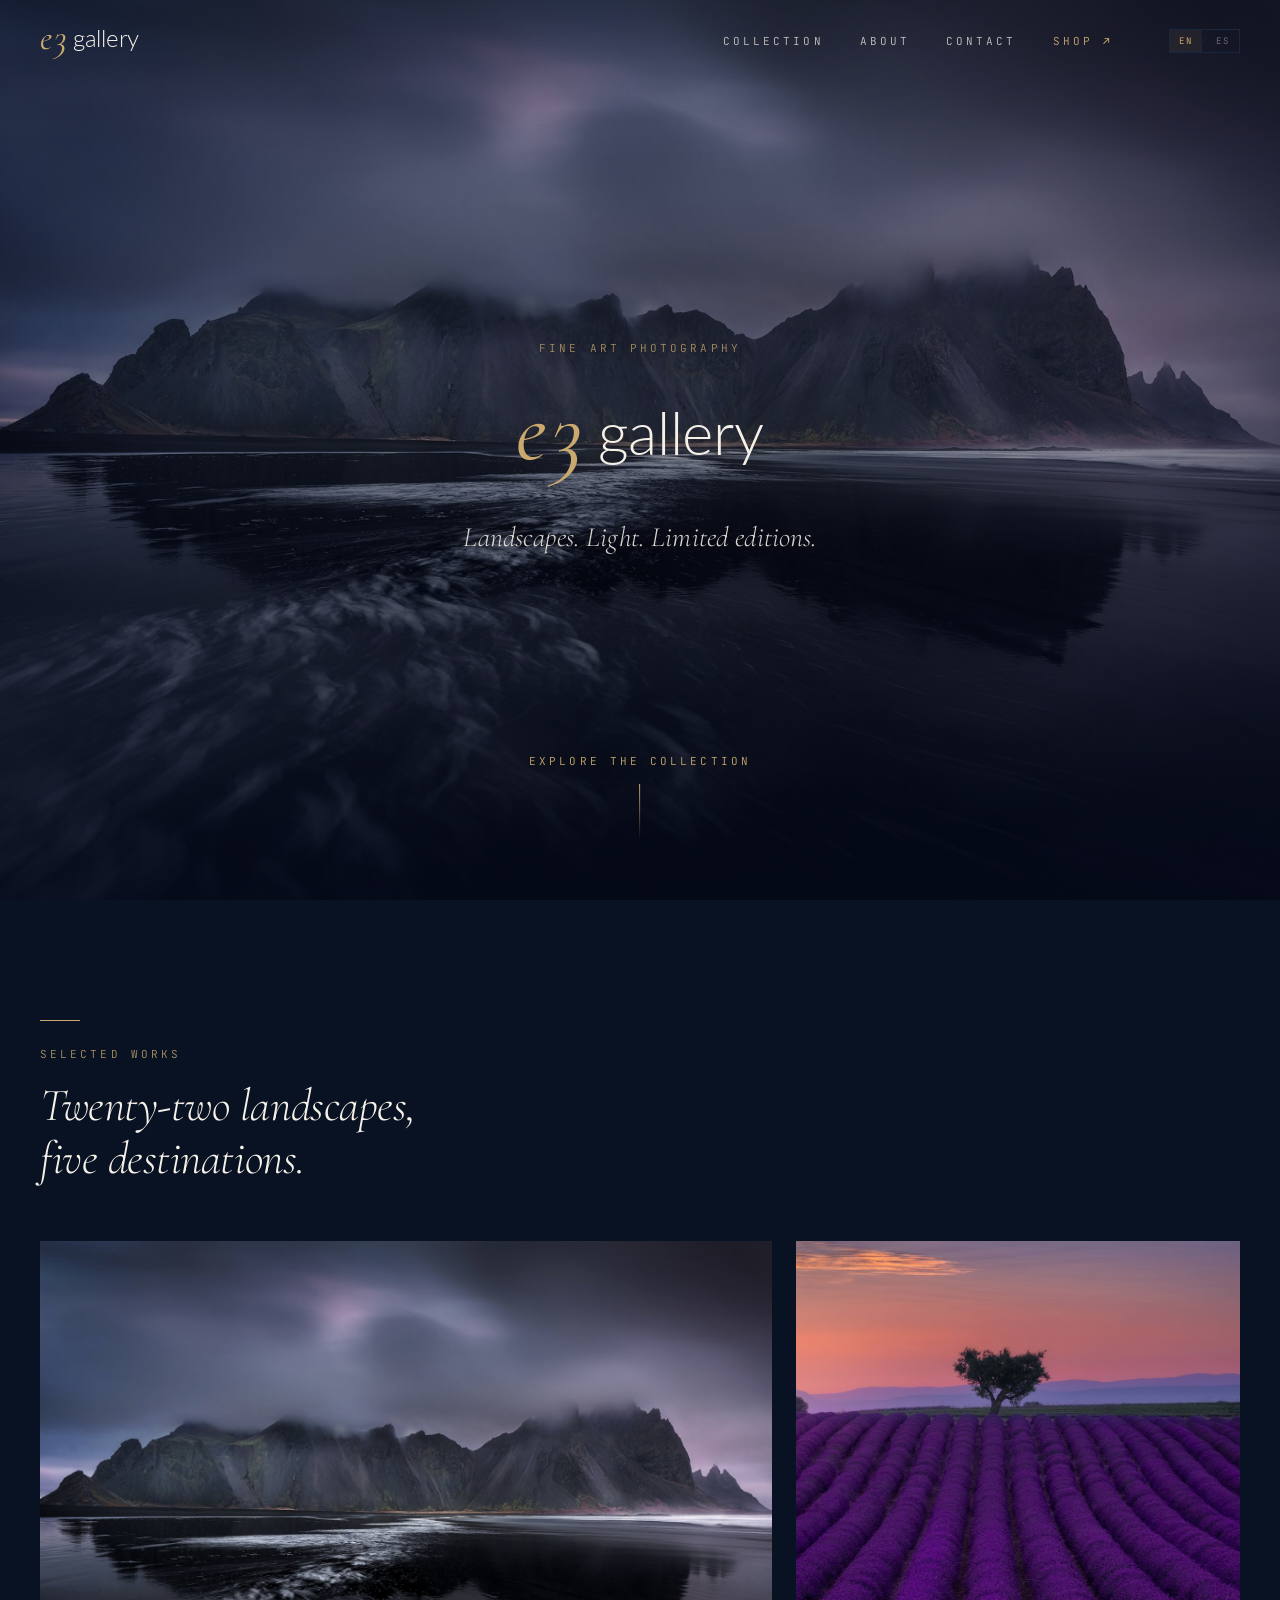
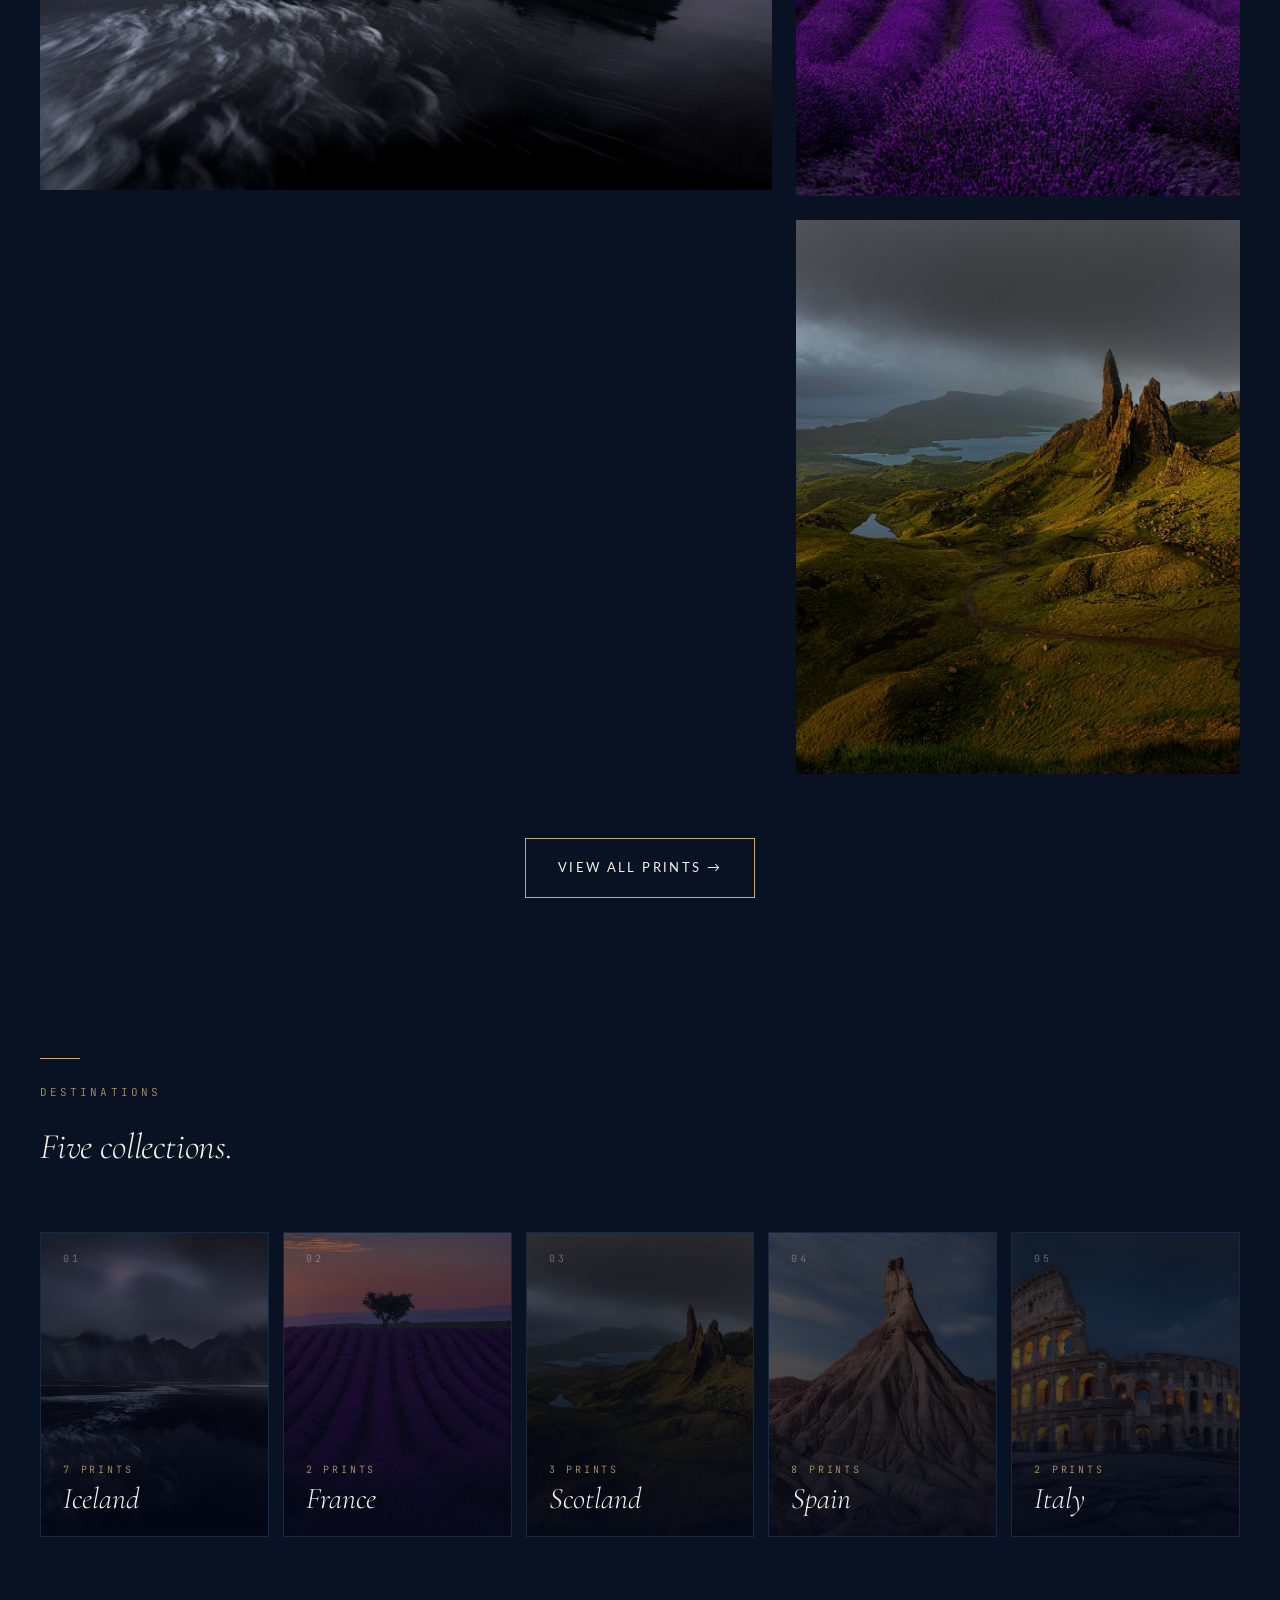
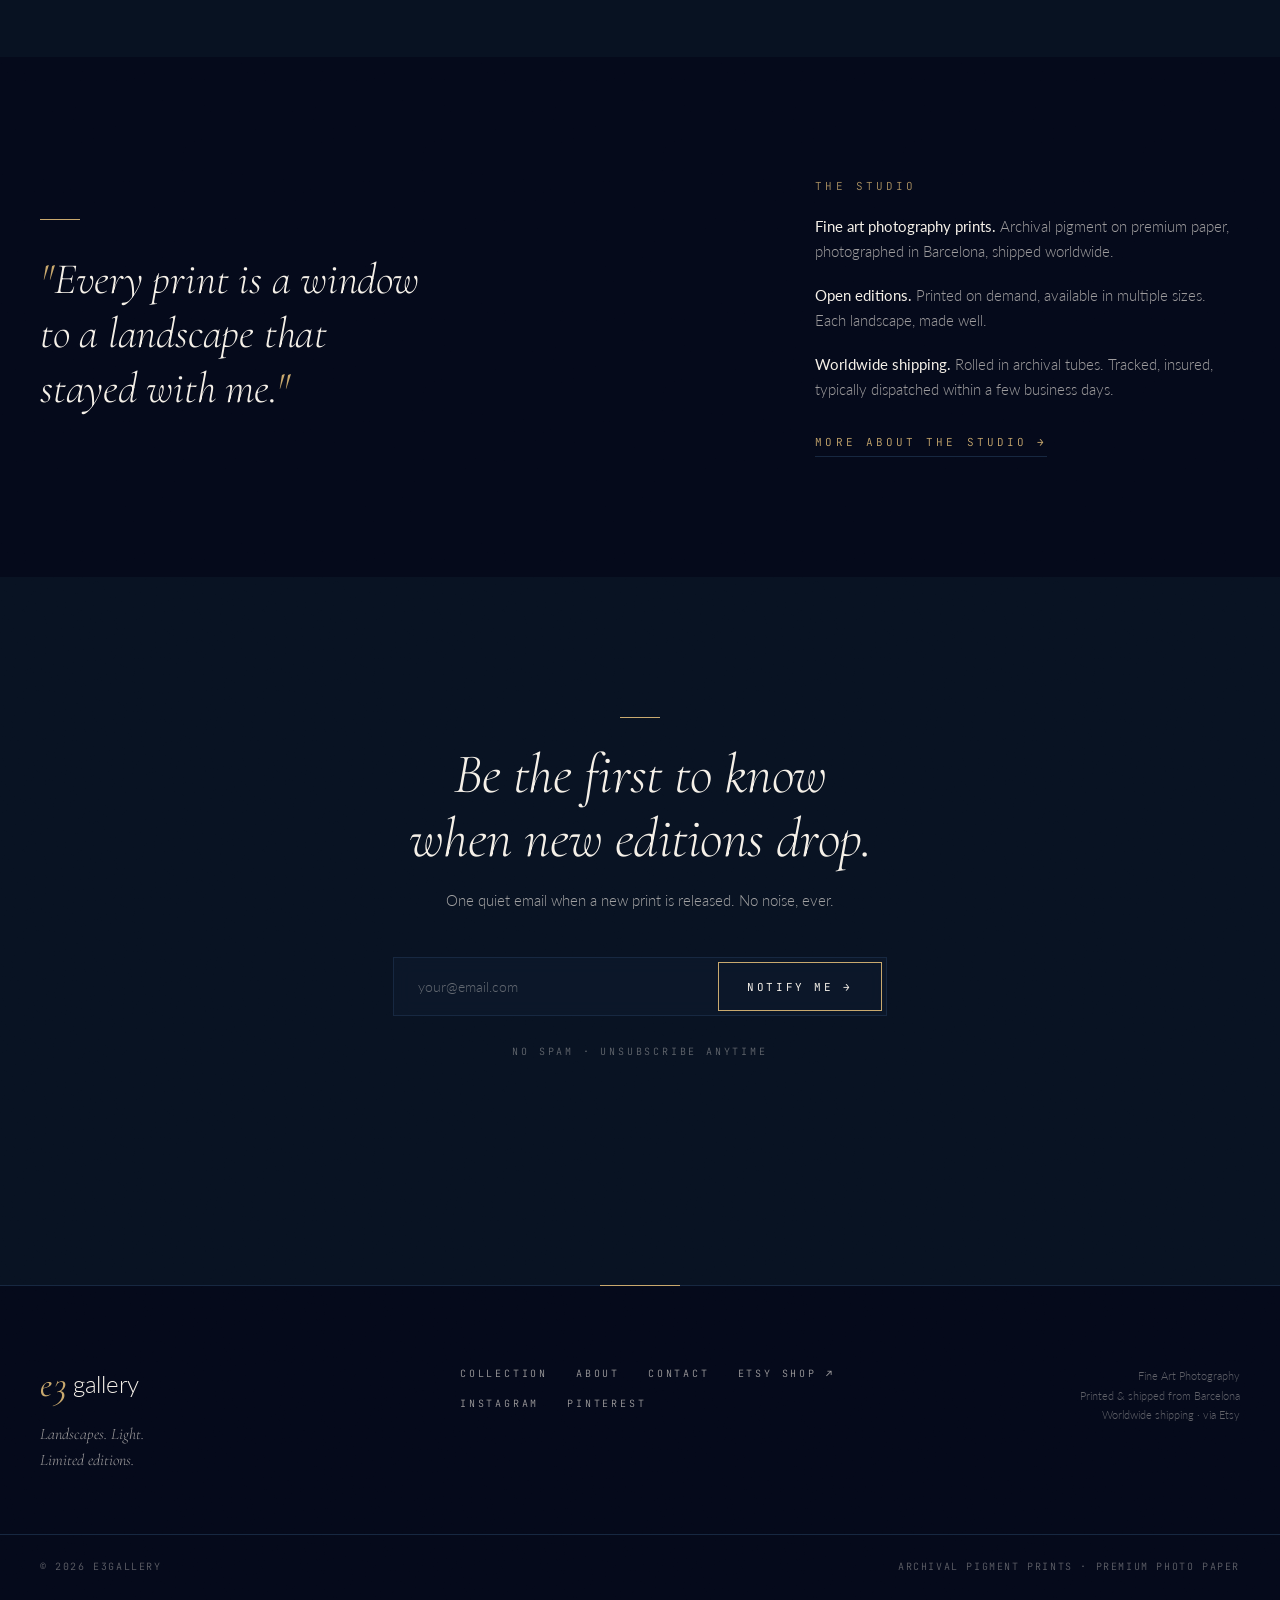
<file: index.html>
<!DOCTYPE html>
<html lang="en">
<head>
<meta charset="UTF-8" />
<meta name="viewport" content="width=device-width, initial-scale=1.0" />
<meta name="p:domain_verify" content="b6add184d3c69cfb874366f92a14bef8"/>
<title>e3gallery — Fine Art Photography</title>
<link rel="preconnect" href="https://fonts.googleapis.com" />
<link rel="preconnect" href="https://fonts.gstatic.com" crossorigin />
<link href="https://fonts.googleapis.com/css2?family=Cormorant+Garamond:ital,wght@0,300;0,400;0,500;1,300;1,400&family=Lato:wght@300;400;700&family=JetBrains+Mono:wght@300;400&display=swap" rel="stylesheet" />
<link rel="stylesheet" href="styles.css" />
<style>
  /* Homepage-specific */
  .hero {
    position: relative;
    height: 100vh;
    min-height: 720px;
    overflow: hidden;
    isolation: isolate;
  }
  .hero-bg {
    position: absolute; inset: 0;
    background-image: url('img/stokksnes.jpg');
    background-size: cover;
    background-position: center;
    transform: scale(1.04);
    animation: heroBreathe 24s var(--ease) infinite alternate;
  }
  @keyframes heroBreathe { from { transform: scale(1.0) } to { transform: scale(1.06) } }
  .hero-overlay {
    position: absolute; inset: 0;
    background: linear-gradient(to bottom, rgba(4,9,26,0.20) 0%, rgba(4,9,26,0.45) 50%, rgba(4,9,26,0.78) 100%);
  }
  .hero-edges {
    position: absolute; inset: 0;
    background: radial-gradient(ellipse at center, transparent 50%, rgba(4,9,26,0.45) 100%);
    pointer-events: none;
  }
  .hero-content {
    position: relative;
    z-index: 2;
    height: 100%;
    display: flex;
    flex-direction: column;
    align-items: center;
    justify-content: center;
    text-align: center;
    padding: 0 24px;
  }
  .hero-eyebrow {
    margin-bottom: 28px;
    color: var(--champagne);
    opacity: 0.78;
  }
  .hero .wordmark { margin-bottom: 28px; }
  .hero-tagline {
    font-family: var(--serif);
    font-style: italic;
    font-weight: 300;
    color: var(--bone);
    opacity: 0.88;
    font-size: clamp(20px, 2.6vw, 28px);
    letter-spacing: 0.005em;
    margin-top: 8px;
  }
  .hero-cta {
    position: absolute;
    bottom: 60px;
    left: 50%;
    transform: translateX(-50%);
    display: inline-flex;
    flex-direction: column;
    align-items: center;
    gap: 14px;
    color: var(--champagne);
    font-family: var(--mono);
    font-size: 11px;
    letter-spacing: 0.28em;
    text-transform: uppercase;
    cursor: pointer;
    z-index: 3;
    text-decoration: none;
    text-align: center;
    white-space: nowrap;
  }
  .hero-cta:hover { color: var(--light); }
  .hero-cta::after {
    content: '';
    width: 1px;
    height: 56px;
    background: linear-gradient(to bottom, var(--champagne), transparent);
    animation: pulseLine 2.6s ease-in-out infinite;
  }
  @keyframes pulseLine {
    0%, 100% { opacity: 0.3; transform: scaleY(1); }
    50% { opacity: 1; transform: scaleY(1.15); }
  }

  /* Featured */
  .featured-grid {
    display: grid;
    grid-template-columns: 1.65fr 1fr;
    gap: 24px;
    margin-top: 8px;
  }
  .featured-side { display: flex; flex-direction: column; gap: 24px; }
  .featured-grid .photo { background: var(--elevated); }
  .featured-grid .feat-large { aspect-ratio: unset; min-height: 480px; }
  .featured-grid .feat-small { aspect-ratio: 4/5; }

  /* Collections strip */
  .collections-strip {
    display: grid;
    grid-template-columns: repeat(5, 1fr);
    gap: 14px;
  }
  .collection-card {
    position: relative;
    aspect-ratio: 3/4;
    overflow: hidden;
    background: var(--elevated);
    border: 1px solid var(--line);
    transition: border-color 500ms var(--ease), transform 600ms var(--ease);
    cursor: pointer;
    display: block;
  }
  .collection-card:hover { border-color: var(--champagne); }
  .collection-card .cc-img {
    position: absolute; inset: 0;
    background-size: cover;
    background-position: center;
    filter: saturate(0.85) brightness(0.65);
    transition: filter 800ms var(--ease), transform 1500ms var(--ease);
  }
  .collection-card:hover .cc-img { filter: saturate(1) brightness(0.78); transform: scale(1.05); }
  .collection-card .cc-veil {
    position: absolute; inset: 0;
    background: linear-gradient(to top, rgba(4,9,26,0.85), rgba(4,9,26,0.15));
  }
  .collection-card .cc-meta {
    position: absolute;
    inset: auto 0 0 0;
    padding: 22px;
    display: flex;
    flex-direction: column;
    gap: 6px;
  }
  .collection-card .cc-name {
    font-family: var(--serif);
    font-style: italic;
    font-weight: 300;
    font-size: 30px;
    color: var(--bone);
    line-height: 1;
  }
  .collection-card .cc-count {
    font-family: var(--mono);
    font-size: 10px;
    letter-spacing: 0.28em;
    text-transform: uppercase;
    color: var(--champagne);
    opacity: 0.88;
  }
  .collection-card .cc-num {
    position: absolute;
    top: 18px;
    left: 22px;
    font-family: var(--mono);
    font-size: 10px;
    letter-spacing: 0.3em;
    color: var(--bone-faint);
  }

  /* About strip */
  .about-strip {
    background: var(--deep);
    position: relative;
    overflow: hidden;
    padding: 120px 0;
  }
  .about-strip-grid {
    display: grid;
    grid-template-columns: 1.6fr 1fr;
    gap: 96px;
    align-items: center;
    position: relative;
    z-index: 1;
  }
  .about-quote {
    font-family: var(--serif);
    font-style: italic;
    font-weight: 300;
    font-size: clamp(28px, 3.4vw, 44px);
    line-height: 1.25;
    color: var(--bone);
    letter-spacing: -0.005em;
    margin-top: 22px;
  }
  .about-quote .accent { color: var(--champagne); }
  .about-lines {
    display: flex;
    flex-direction: column;
    gap: 18px;
    color: var(--bone-dim);
    font-weight: 300;
    font-size: 15px;
    line-height: 1.7;
  }
  .about-lines strong {
    color: var(--bone);
    font-weight: 400;
  }
  .about-lines a {
    font-family: var(--mono);
    font-size: 11px;
    letter-spacing: 0.28em;
    text-transform: uppercase;
    color: var(--champagne);
    border-bottom: 1px solid var(--line);
    padding-bottom: 4px;
    align-self: flex-start;
    margin-top: 12px;
    transition: border-color 400ms var(--ease), color 400ms var(--ease);
  }
  .about-lines a:hover { color: var(--light); border-color: var(--champagne); }

  /* Newsletter */
  .newsletter {
    padding: 140px 0 160px;
    text-align: center;
    position: relative;
    overflow: hidden;
  }
  .newsletter h2 {
    font-family: var(--serif);
    font-style: italic;
    font-weight: 300;
    font-size: clamp(34px, 4.5vw, 56px);
    color: var(--bone);
    line-height: 1.15;
    max-width: 780px;
    margin: 24px auto 18px;
    letter-spacing: -0.01em;
  }
  .newsletter p {
    color: var(--bone-dim);
    max-width: 460px;
    margin: 0 auto 44px;
    font-size: 15px;
  }
  .newsletter-form {
    display: inline-flex;
    align-items: stretch;
    gap: 0;
    background: rgba(15, 28, 48, 0.55);
    border: 1px solid var(--line);
    padding: 4px;
    backdrop-filter: blur(10px);
  }
  .newsletter-form input {
    background: transparent;
    border: none;
    outline: none;
    color: var(--bone);
    padding: 16px 20px;
    width: 320px;
    font-size: 14px;
    font-weight: 300;
  }
  .newsletter-form input::placeholder { color: var(--bone-faint); }
  .newsletter-form button {
    padding: 16px 28px;
    background: transparent;
    border: 1px solid var(--champagne);
    color: var(--bone);
    font-family: var(--mono);
    font-size: 11px;
    letter-spacing: 0.24em;
    text-transform: uppercase;
    transition: background 400ms var(--ease), color 400ms var(--ease);
  }
  .newsletter-form button:hover {
    background: var(--champagne);
    color: var(--midnight);
  }
  .newsletter-meta {
    margin-top: 28px;
    font-family: var(--mono);
    font-size: 10px;
    letter-spacing: 0.28em;
    text-transform: uppercase;
    color: var(--bone-faint);
  }
  .newsletter-success {
    color: var(--champagne);
    font-family: var(--serif);
    font-style: italic;
    font-size: 22px;
    margin-top: 28px;
    opacity: 0;
    transition: opacity 600ms var(--ease);
  }
  .newsletter-success.show { opacity: 1; }

  @media (max-width: 900px) {
    .featured-grid { grid-template-columns: 1fr; }
    .collections-strip { grid-template-columns: repeat(2, 1fr); gap: 10px; }
    .about-strip-grid { grid-template-columns: 1fr; gap: 40px; }
    .newsletter-form input { width: 200px; }
    .hero { min-height: 580px; }
  }
</style>
</head>
<body>

<div id="nav-slot"></div>

<!-- HERO -->
<section class="hero" data-screen-label="01 Hero">
  <div class="hero-bg" aria-hidden="true"></div>
  <div class="hero-overlay" aria-hidden="true"></div>
  <div class="hero-edges" aria-hidden="true"></div>
  <div class="grain" aria-hidden="true" style="opacity:0.09;"></div>

  <div class="hero-content">
    <span class="eyebrow hero-eyebrow" data-i18n="index_eyebrow">Fine Art Photography</span>
    <a href="index.html" class="wordmark size-lg" aria-label="e3gallery">
      <span class="wm-e">e</span><span class="wm-3">3</span><span class="wm-gallery">gallery</span>
    </a>
    <p class="hero-tagline" data-i18n="index_tagline">Landscapes. Light. Limited editions.</p>
  </div>

  <a href="#featured" class="hero-cta" aria-label="Explore the collection" data-i18n="index_explore">
    Explore the Collection
  </a>
</section>

<!-- FEATURED -->
<section class="section" id="featured" data-screen-label="02 Featured">
  <div class="container">
    <div class="section-head reveal">
      <hr class="rule" />
      <span class="eyebrow" data-i18n="index_featured">Selected Works</span>
      <h2 class="serif italic" style="font-size:clamp(34px,3.6vw,46px); color:var(--bone); line-height:1.15; max-width:680px; letter-spacing:-0.01em;" data-i18n="index_featured_h2">
        Twenty-two landscapes,<br/>five destinations.
      </h2>
    </div>

    <div class="featured-grid reveal" id="featuredGrid"></div>

    <div style="margin-top:64px; display:flex; justify-content:center;" class="reveal">
      <a href="collection.html" class="btn ghost" data-i18n="index_view_all">View all prints →</a>
    </div>
  </div>
</section>

<!-- COLLECTIONS STRIP -->
<section class="section" style="padding-top: 40px;" data-screen-label="03 Collections">
  <div class="container">
    <div class="section-head reveal">
      <hr class="rule" />
      <span class="eyebrow" data-i18n="index_dest">Destinations</span>
      <h2 class="serif italic" style="font-size:clamp(30px,2.8vw,38px); color:var(--bone); letter-spacing:-0.005em;" data-i18n="index_dest_h2">
        Five collections.
      </h2>
    </div>
    <div class="collections-strip reveal" id="collectionsStrip"></div>
  </div>
</section>

<!-- ABOUT STRIP -->
<section class="about-strip" data-screen-label="04 About">
  <div class="grain" aria-hidden="true"></div>
  <div class="container about-strip-grid">
    <div class="reveal">
      <hr class="rule" style="margin-bottom: 32px;" />
      <p class="about-quote" data-i18n="index_quote">
        <span class="accent">"</span>Every print is a window<br/>
        to a landscape that<br/>
        <em>stayed with me.</em><span class="accent">"</span>
      </p>
    </div>
    <div class="about-lines reveal">
      <span class="eyebrow dim" style="color:var(--champagne); opacity:0.85;" data-i18n="index_studio_eyebrow">The Studio</span>
      <p data-i18n="index_studio_p1"><strong>Fine art photography prints.</strong> Archival pigment on premium paper, photographed in Barcelona, shipped worldwide.</p>
      <p data-i18n="index_studio_p2"><strong>Open editions.</strong> Printed on demand, available in multiple sizes. Each landscape, made well.</p>
      <p data-i18n="index_studio_p3"><strong>Worldwide shipping.</strong> Rolled in archival tubes. Tracked, insured, typically dispatched within a few business days.</p>
      <a href="about.html" data-i18n="index_studio_link">More about the studio →</a>
    </div>
  </div>
</section>

<!-- NEWSLETTER -->
<section class="newsletter" data-screen-label="05 Newsletter">
  <div class="grain subtle" aria-hidden="true"></div>
  <div class="container">
    <div class="reveal">
      <hr class="rule" style="margin: 0 auto;" />
      <h2>Be the first to know<br/>when new editions drop.</h2>
      <p>One quiet email when a new print is released. No noise, ever.</p>

      <form class="newsletter-form" id="nlForm" onsubmit="event.preventDefault(); document.getElementById('nlSuccess').classList.add('show'); this.reset();">
        <input type="email" required placeholder="your@email.com" aria-label="Your email" />
        <button type="submit">Notify me →</button>
      </form>
      <div class="newsletter-meta">No spam · Unsubscribe anytime</div>
      <div class="newsletter-success" id="nlSuccess">Thank you — added to the list.</div>
    </div>
  </div>
</section>

<div id="footer-slot"></div>

<script src="data.js"></script>
<script>
  mountChrome('home');

  // Featured grid: 1 large + 2 smaller
  const featured = ['stokksnes', 'valensole', 'old-man-of-storr'].map(findPrint);
  document.getElementById('featuredGrid').innerHTML = `
    ${photoCard(featured[0], { ratio: '4/3' })}
    <div class="featured-side">
      ${photoCard(featured[1], { ratio: '4/5' })}
      ${photoCard(featured[2], { ratio: '4/5' })}
    </div>
  `;

  // Collections
  document.getElementById('collectionsStrip').innerHTML = COLLECTIONS.map((c, i) => `
    <a class="collection-card" href="collection.html?c=${c.slug}">
      <div class="cc-img" style="background-image:url('${c.cover}')"></div>
      <div class="cc-veil"></div>
      <span class="cc-num">0${i + 1}</span>
      <div class="cc-meta">
        <span class="cc-count">${countByCountry(c.name)} prints</span>
        <span class="cc-name">${c.name}</span>
      </div>
    </a>
  `).join('');

  initReveals();
</script>

</body>
</html>
</file>
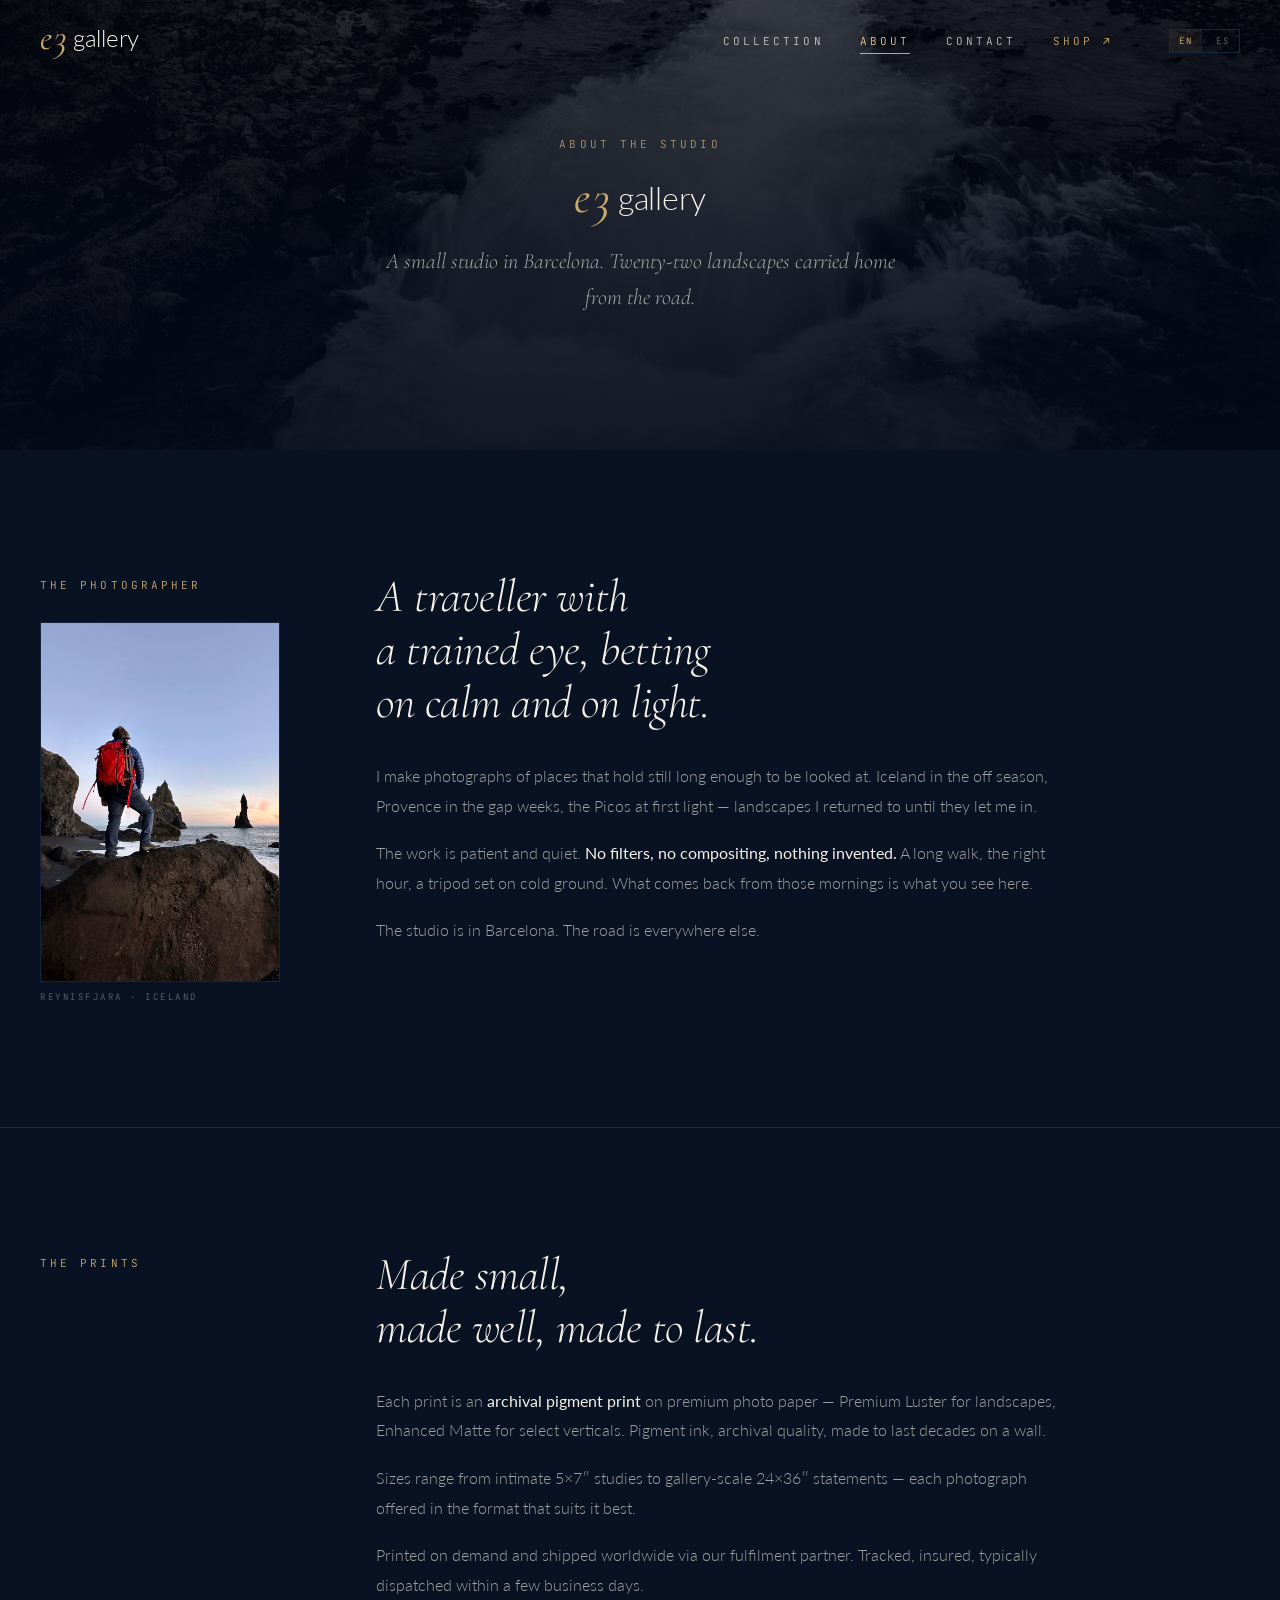
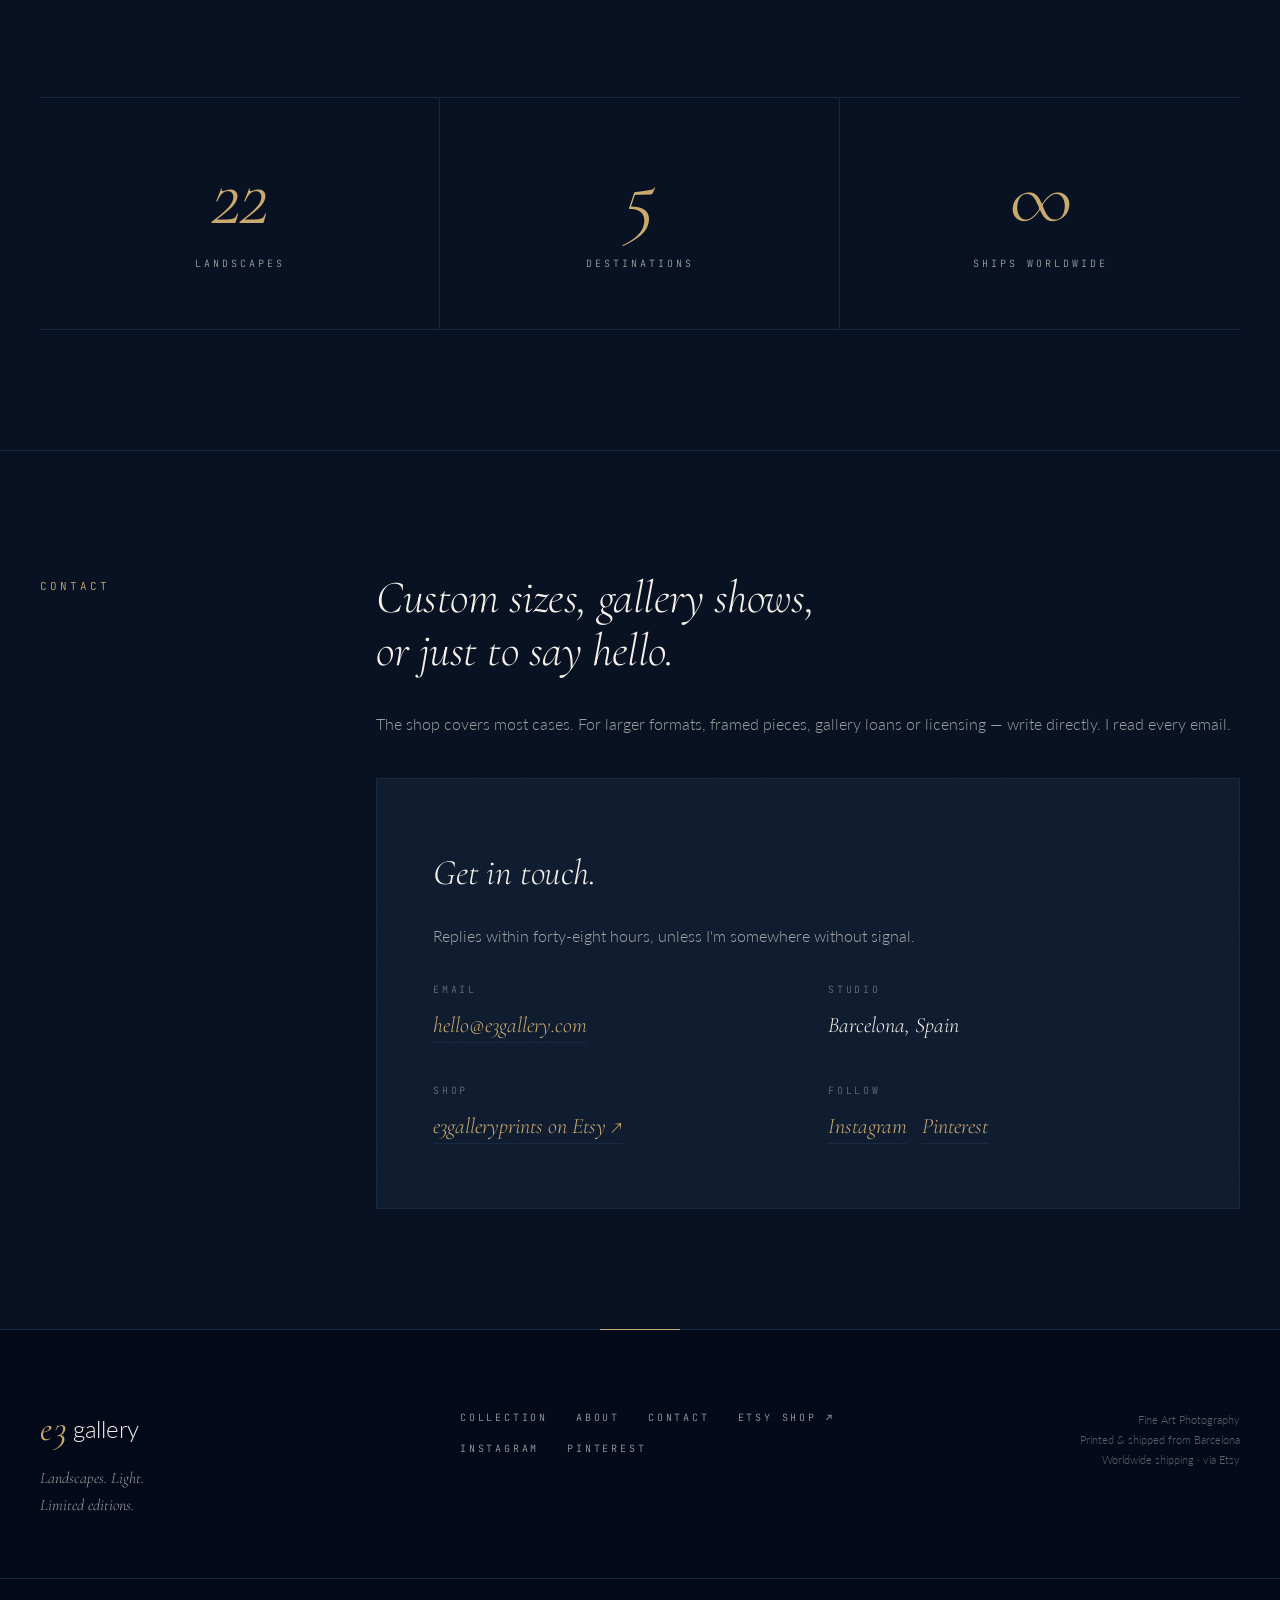
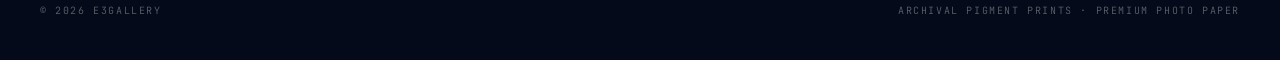
<file: about.html>
<!DOCTYPE html>
<html lang="en">
<head>
<meta charset="UTF-8" />
<meta name="viewport" content="width=device-width, initial-scale=1.0" />
<title>About — e3gallery</title>
<link rel="preconnect" href="https://fonts.googleapis.com" />
<link rel="preconnect" href="https://fonts.gstatic.com" crossorigin />
<link href="https://fonts.googleapis.com/css2?family=Cormorant+Garamond:ital,wght@0,300;0,400;0,500;1,300;1,400&family=Lato:wght@300;400;700&family=JetBrains+Mono:wght@300;400&display=swap" rel="stylesheet" />
<link rel="stylesheet" href="styles.css" />
<style>
  .about-hero {
    position: relative;
    height: 50vh;
    min-height: 400px;
    overflow: hidden;
    isolation: isolate;
  }
  .about-hero .ah-bg {
    position: absolute; inset: 0;
    background-image: url('img/bruarfoss.jpg');
    background-size: cover;
    background-position: center;
    filter: grayscale(0.85) brightness(0.45) contrast(1.1);
  }
  .about-hero .ah-veil {
    position: absolute; inset: 0;
    background: linear-gradient(to bottom, rgba(4,9,26,0.5), rgba(4,9,26,0.85));
  }
  .about-hero .ah-content {
    position: relative;
    z-index: 2;
    height: 100%;
    display: flex;
    flex-direction: column;
    align-items: center;
    justify-content: center;
    text-align: center;
    gap: 20px;
  }
  .about-section {
    padding: 120px 0;
    border-bottom: 1px solid var(--line);
  }
  .about-section:last-of-type { border-bottom: 0; }
  .as-grid {
    display: grid;
    grid-template-columns: 240px 1fr;
    gap: 96px;
    align-items: start;
  }
  .as-label {
    font-family: var(--mono);
    font-size: 11px;
    letter-spacing: 0.28em;
    text-transform: uppercase;
    color: var(--champagne);
    padding-top: 6px;
  }
  .as-body {
    max-width: 680px;
  }
  .as-body h2 {
    font-family: var(--serif);
    font-style: italic;
    font-weight: 300;
    font-size: clamp(34px, 3.6vw, 48px);
    line-height: 1.15;
    color: var(--bone);
    margin-bottom: 32px;
    letter-spacing: -0.01em;
  }
  .as-body p {
    color: var(--bone-dim);
    font-weight: 300;
    font-size: 16px;
    line-height: 1.85;
    margin-bottom: 18px;
  }
  .as-body p strong { color: var(--bone); font-weight: 400; }

  .stats {
    display: grid;
    grid-template-columns: repeat(3, 1fr);
    gap: 0;
    border-top: 1px solid var(--line);
    border-bottom: 1px solid var(--line);
    margin: 80px 0 0;
  }
  .stat {
    padding: 56px 32px;
    text-align: center;
    border-right: 1px solid var(--line);
  }
  .stat:last-child { border-right: none; }
  .stat .num {
    font-family: var(--serif);
    font-style: italic;
    font-weight: 300;
    font-size: 84px;
    line-height: 1;
    color: var(--champagne);
    letter-spacing: -0.02em;
  }
  .stat .lbl {
    font-family: var(--mono);
    font-size: 10px;
    letter-spacing: 0.3em;
    text-transform: uppercase;
    color: var(--bone-dim);
    margin-top: 18px;
    display: block;
  }

  .contact-card {
    background: var(--elevated);
    border: 1px solid var(--line);
    padding: 64px 56px;
    margin-top: 40px;
    position: relative;
    overflow: hidden;
  }
  .contact-card .grain { opacity: 0.05; }
  .contact-card h3 {
    font-family: var(--serif);
    font-style: italic;
    font-weight: 300;
    font-size: 36px;
    color: var(--bone);
    margin-bottom: 18px;
    letter-spacing: -0.005em;
  }
  .contact-grid {
    display: grid;
    grid-template-columns: repeat(2, 1fr);
    gap: 40px;
    margin-top: 32px;
  }
  .contact-grid .ci-label {
    font-family: var(--mono);
    font-size: 10px;
    letter-spacing: 0.28em;
    text-transform: uppercase;
    color: var(--bone-faint);
    margin-bottom: 8px;
    display: block;
  }
  .contact-grid .ci-value {
    font-family: var(--serif);
    font-style: italic;
    font-size: 22px;
    color: var(--bone);
  }
  .contact-grid .ci-value a { color: var(--champagne); border-bottom: 1px solid var(--line); padding-bottom: 4px; transition: border-color 300ms var(--ease); }
  .contact-grid .ci-value a:hover { border-color: var(--champagne); }

  .as-label-col {
    display: flex;
    flex-direction: column;
    gap: 28px;
    align-items: flex-start;
  }
  .about-photo-wrap {
    width: 100%;
    position: relative;
  }
  .about-photo-wrap img {
    display: block;
    width: 100%;
    aspect-ratio: 2/3;
    object-fit: cover;
    object-position: center top;
    filter: saturate(0.88) contrast(1.04);
    border: 1px solid var(--line);
  }
  .about-photo-wrap .ap-caption {
    margin-top: 10px;
    font-family: var(--mono);
    font-size: 9px;
    letter-spacing: 0.28em;
    text-transform: uppercase;
    color: var(--bone-faint);
  }

  @media (max-width: 900px) {
    .as-grid { grid-template-columns: 1fr; gap: 24px; }
    .stats { grid-template-columns: 1fr; }
    .stat { border-right: none; border-bottom: 1px solid var(--line); padding: 36px 16px; }
    .stat:last-child { border-bottom: none; }
    .contact-grid { grid-template-columns: 1fr; gap: 24px; }
    .contact-card { padding: 36px 24px; }
    .about-photo-wrap img { max-width: 100%; }
  }
</style>
</head>
<body>

<div id="nav-slot"></div>

<header class="about-hero" data-screen-label="01 About Hero">
  <div class="ah-bg" aria-hidden="true"></div>
  <div class="ah-veil" aria-hidden="true"></div>
  <div class="grain" style="opacity:0.10;" aria-hidden="true"></div>
  <div class="ah-content">
    <span class="eyebrow" data-i18n="about_eyebrow">About the Studio</span>
    <a href="index.html" class="wordmark size-md">
      <span class="wm-e">e</span><span class="wm-3">3</span><span class="wm-gallery">gallery</span>
    </a>
    <p class="serif italic" style="font-size:22px; color:var(--bone-dim); max-width:520px; margin:0 auto;" data-i18n="about_tagline">A small studio in Barcelona. Twenty-two landscapes carried home from the road.</p>
  </div>
</header>

<section class="about-section" data-screen-label="02 The Photographer">
  <div class="container">
    <div class="as-grid reveal">
      <div class="as-label-col">
        <span class="as-label" data-i18n="about_ph_label">The Photographer</span>
        <div class="about-photo-wrap">
          <img src="img/about-roger.jpg" alt="Roger — Reynisfjara, Iceland" />
          <span class="ap-caption" data-i18n="about_ph_caption">Reynisfjara · Iceland</span>
        </div>
      </div>
      <div class="as-body">
        <h2 data-i18n="about_ph_h2">A traveller with<br/>a trained eye, betting<br/>on calm and on light.</h2>
        <p data-i18n="about_ph_p1">I make photographs of places that hold still long enough to be looked at. Iceland in the off season, Provence in the gap weeks, the Picos at first light — landscapes I returned to until they let me in.</p>
        <p data-i18n="about_ph_p2">The work is patient and quiet. <strong>No filters, no compositing, nothing invented.</strong> A long walk, the right hour, a tripod set on cold ground. What comes back from those mornings is what you see here.</p>
        <p data-i18n="about_ph_p3">The studio is in Barcelona. The road is everywhere else.</p>
      </div>
    </div>
  </div>
</section>

<section class="about-section" data-screen-label="03 The Prints">
  <div class="container">
    <div class="as-grid reveal">
      <span class="as-label" data-i18n="about_prints_label">The Prints</span>
      <div class="as-body">
        <h2 data-i18n="about_prints_h2">Made small,<br/>made well, made <em>to last.</em></h2>
        <p data-i18n="about_prints_p1">Each print is an <strong>archival pigment print</strong> on premium photo paper — Premium Luster for landscapes, Enhanced Matte for select verticals. Pigment ink, archival quality, made to last decades on a wall.</p>
        <p data-i18n="about_prints_p2">Sizes range from intimate 5×7″ studies to gallery-scale 24×36″ statements — each photograph offered in the format that suits it best.</p>
        <p data-i18n="about_prints_p3">Printed on demand and shipped worldwide via our fulfilment partner. Tracked, insured, typically dispatched within a few business days.</p>
      </div>
    </div>

    <div class="stats reveal">
      <div class="stat">
        <span class="num">22</span>
        <span class="lbl" data-i18n="about_stat_landscapes">Landscapes</span>
      </div>
      <div class="stat">
        <span class="num">5</span>
        <span class="lbl" data-i18n="about_stat_dest">Destinations</span>
      </div>
      <div class="stat">
        <span class="num">∞</span>
        <span class="lbl" data-i18n="about_stat_ships">Ships Worldwide</span>
      </div>
    </div>
  </div>
</section>

<section class="about-section" id="contact" data-screen-label="04 Contact">
  <div class="container">
    <div class="as-grid reveal">
      <span class="as-label" data-i18n="about_contact_label">Contact</span>
      <div class="as-body" style="max-width:none;">
        <h2 data-i18n="about_contact_h2">Custom sizes, gallery shows,<br/>or just to say hello.</h2>
        <p data-i18n="about_contact_p">The shop covers most cases. For larger formats, framed pieces, gallery loans or licensing — write directly. I read every email.</p>

        <div class="contact-card">
          <div class="grain" aria-hidden="true"></div>
          <h3 data-i18n="about_contact_h3">Get in touch.</h3>
          <p style="color:var(--bone-dim);" data-i18n="about_contact_reply">Replies within forty-eight hours, unless I'm somewhere without signal.</p>

          <div class="contact-grid">
            <div>
              <span class="ci-label" data-i18n="about_ci_email">Email</span>
              <span class="ci-value"><a href="mailto:hello@e3gallery.com">hello@e3gallery.com</a></span>
            </div>
            <div>
              <span class="ci-label" data-i18n="about_ci_studio">Studio</span>
              <span class="ci-value">Barcelona, Spain</span>
            </div>
            <div>
              <span class="ci-label" data-i18n="about_ci_shop">Shop</span>
              <span class="ci-value"><a href="https://www.etsy.com/shop/e3galleryprints" target="_blank" rel="noopener">e3galleryprints on Etsy ↗</a></span>
            </div>
            <div>
              <span class="ci-label" data-i18n="about_ci_follow">Follow</span>
              <span class="ci-value"><a href="https://instagram.com" target="_blank" rel="noopener">Instagram</a> &nbsp; <a href="https://pinterest.com" target="_blank" rel="noopener">Pinterest</a></span>
            </div>
          </div>
        </div>
      </div>
    </div>
  </div>
</section>

<div id="footer-slot"></div>

<script src="data.js"></script>
<script>
  mountChrome('about');
  initReveals();
</script>

</body>
</html>
</file>
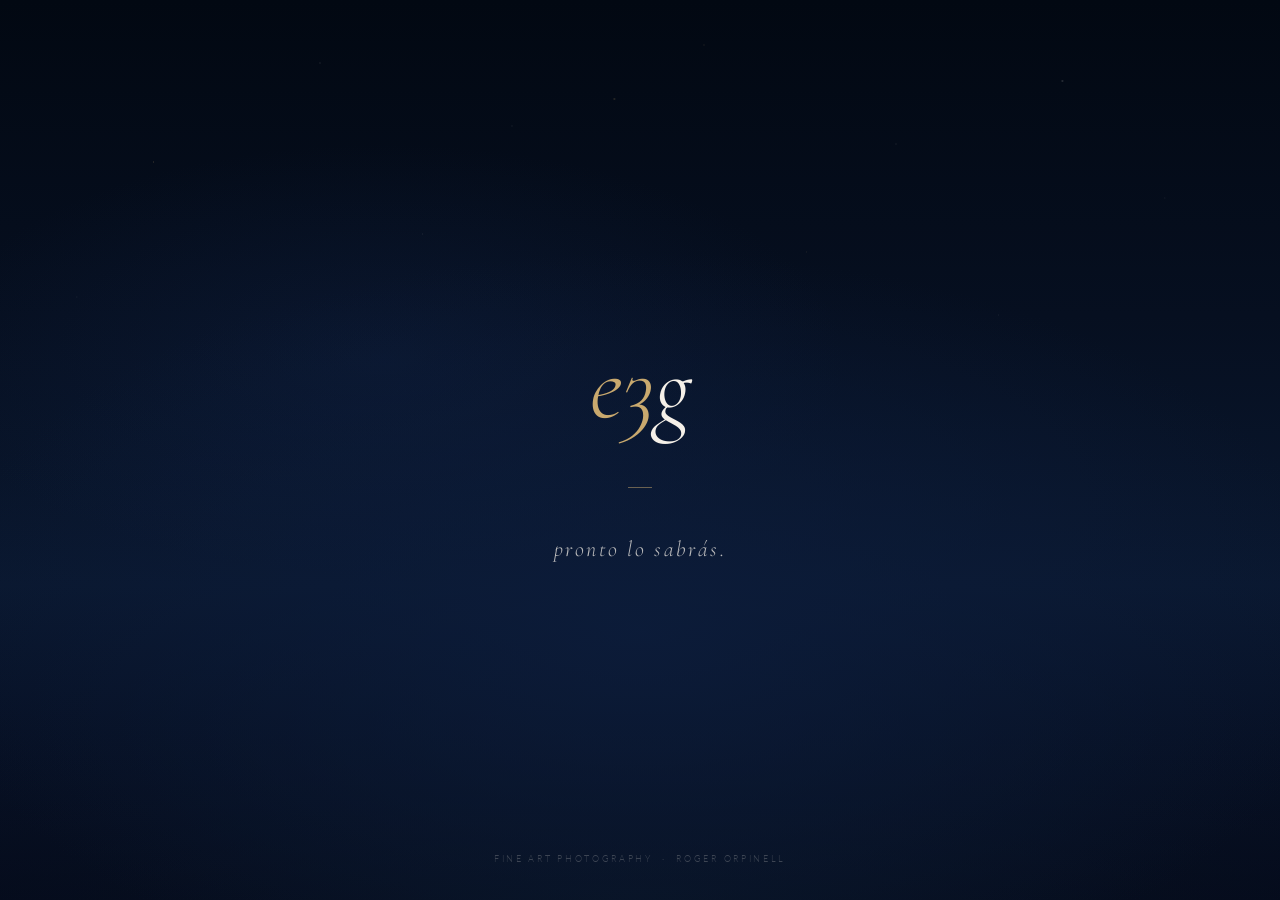
<file: pronto.html>
<!DOCTYPE html>
<html lang="es">
<head>
<meta charset="UTF-8">
<meta name="viewport" content="width=device-width, initial-scale=1.0">
<title>E3 Gallery</title>
<link href="https://fonts.googleapis.com/css2?family=Cormorant+Garamond:ital,wght@0,300;1,300;1,400&family=Lato:wght@300&display=swap" rel="stylesheet">
<style>
* { margin:0; padding:0; box-sizing:border-box; }

html, body {
  width: 100%;
  height: 100%;
  background: #04091A;
  font-family: 'Lato', Arial, sans-serif;
  font-weight: 300;
  -webkit-font-smoothing: antialiased;
  overflow: hidden;
}

.bg-layer {
  position: fixed;
  inset: 0;
  background:
    radial-gradient(ellipse 80% 60% at 50% 70%, rgba(12,28,58,0.9) 0%, transparent 70%),
    radial-gradient(ellipse 120% 50% at 50% 100%, rgba(8,18,34,1) 0%, transparent 60%),
    radial-gradient(ellipse 60% 40% at 30% 40%, rgba(20,40,80,0.3) 0%, transparent 60%),
    linear-gradient(180deg, #020812 0%, #060f20 35%, #0a1830 65%, #04091A 100%);
  animation: breathe 9s ease-in-out infinite alternate;
}
@keyframes breathe {
  from { opacity: 0.88; }
  to   { opacity: 1; }
}

.stars {
  position: fixed;
  inset: 0;
  background-image:
    radial-gradient(1px 1px at 12% 18%, rgba(201,169,110,0.3) 0%, transparent 100%),
    radial-gradient(1px 1px at 25% 7%,  rgba(245,240,232,0.16) 0%, transparent 100%),
    radial-gradient(1px 1px at 40% 14%, rgba(245,240,232,0.10) 0%, transparent 100%),
    radial-gradient(1px 1px at 55% 5%,  rgba(201,169,110,0.18) 0%, transparent 100%),
    radial-gradient(1px 1px at 70% 16%, rgba(245,240,232,0.12) 0%, transparent 100%),
    radial-gradient(1.5px 1.5px at 83% 9%, rgba(245,240,232,0.20) 0%, transparent 100%),
    radial-gradient(1px 1px at 91% 22%, rgba(245,240,232,0.08) 0%, transparent 100%),
    radial-gradient(1px 1px at 6%  33%, rgba(245,240,232,0.07) 0%, transparent 100%),
    radial-gradient(1px 1px at 33% 26%, rgba(245,240,232,0.10) 0%, transparent 100%),
    radial-gradient(1px 1px at 63% 28%, rgba(201,169,110,0.13) 0%, transparent 100%),
    radial-gradient(1.5px 1.5px at 48% 11%, rgba(201,169,110,0.24) 0%, transparent 100%),
    radial-gradient(1px 1px at 78% 35%, rgba(245,240,232,0.08) 0%, transparent 100%);
  animation: twinkle 7s ease-in-out infinite alternate;
}
@keyframes twinkle {
  0%   { opacity: 0.5; }
  50%  { opacity: 1.0; }
  100% { opacity: 0.6; }
}

.wrap {
  position: relative;
  z-index: 10;
  width: 100%;
  height: 100vh;
  display: flex;
  flex-direction: column;
  align-items: center;
  justify-content: center;
  text-align: center;
  padding: 40px;
}

.logo {
  font-family: 'Cormorant Garamond', Georgia, serif;
  font-size: 96px;
  font-weight: 300;
  font-style: italic;
  line-height: 1;
  letter-spacing: -0.01em;
  margin-bottom: 52px;
  opacity: 0;
  animation: fadeUp 1.4s cubic-bezier(0.22, 0.61, 0.36, 1) 0.3s forwards;
}
.logo .e3 { color: #C9A96E; }
.logo .g  { color: #F5F0E8; }

.rule {
  width: 24px;
  height: 1px;
  background: rgba(201,169,110,0.5);
  margin: 0 auto 48px;
  opacity: 0;
  transform: scaleX(0);
  animation: expandRule 0.8s cubic-bezier(0.22, 0.61, 0.36, 1) 1.2s forwards;
}
@keyframes expandRule {
  from { opacity:1; transform: scaleX(0); }
  to   { opacity:1; transform: scaleX(1); }
}

.tagline {
  font-family: 'Cormorant Garamond', Georgia, serif;
  font-size: 22px;
  font-weight: 300;
  font-style: italic;
  letter-spacing: 0.12em;
  color: rgba(245,240,232,0.75);
  opacity: 0;
  animation: fadeUp 1.2s cubic-bezier(0.22, 0.61, 0.36, 1) 1.6s forwards;
}

.meta {
  position: fixed;
  bottom: 36px;
  left: 0; right: 0;
  text-align: center;
  font-family: 'Lato', Arial, sans-serif;
  font-size: 9px;
  font-weight: 300;
  letter-spacing: 0.3em;
  text-transform: uppercase;
  color: rgba(245,240,232,0.22);
  opacity: 0;
  animation: fadeIn 1s ease 2.4s forwards;
}

@keyframes fadeUp {
  from { opacity:0; transform: translateY(18px); }
  to   { opacity:1; transform: translateY(0); }
}
@keyframes fadeIn {
  from { opacity:0; }
  to   { opacity:1; }
}

@media (max-width: 480px) {
  .logo { font-size: 68px; }
  .tagline { font-size: 18px; }
}
</style>
</head>
<body>

<div class="bg-layer"></div>
<div class="stars"></div>

<div class="wrap">
  <div class="logo">
    <span class="e3">e3</span><span class="g">g</span>
  </div>
  <div class="rule"></div>
  <p class="tagline">pronto lo sabrás.</p>
</div>

<p class="meta">Fine Art Photography &nbsp;·&nbsp; Roger Orpinell</p>

</body>
</html>
</file>
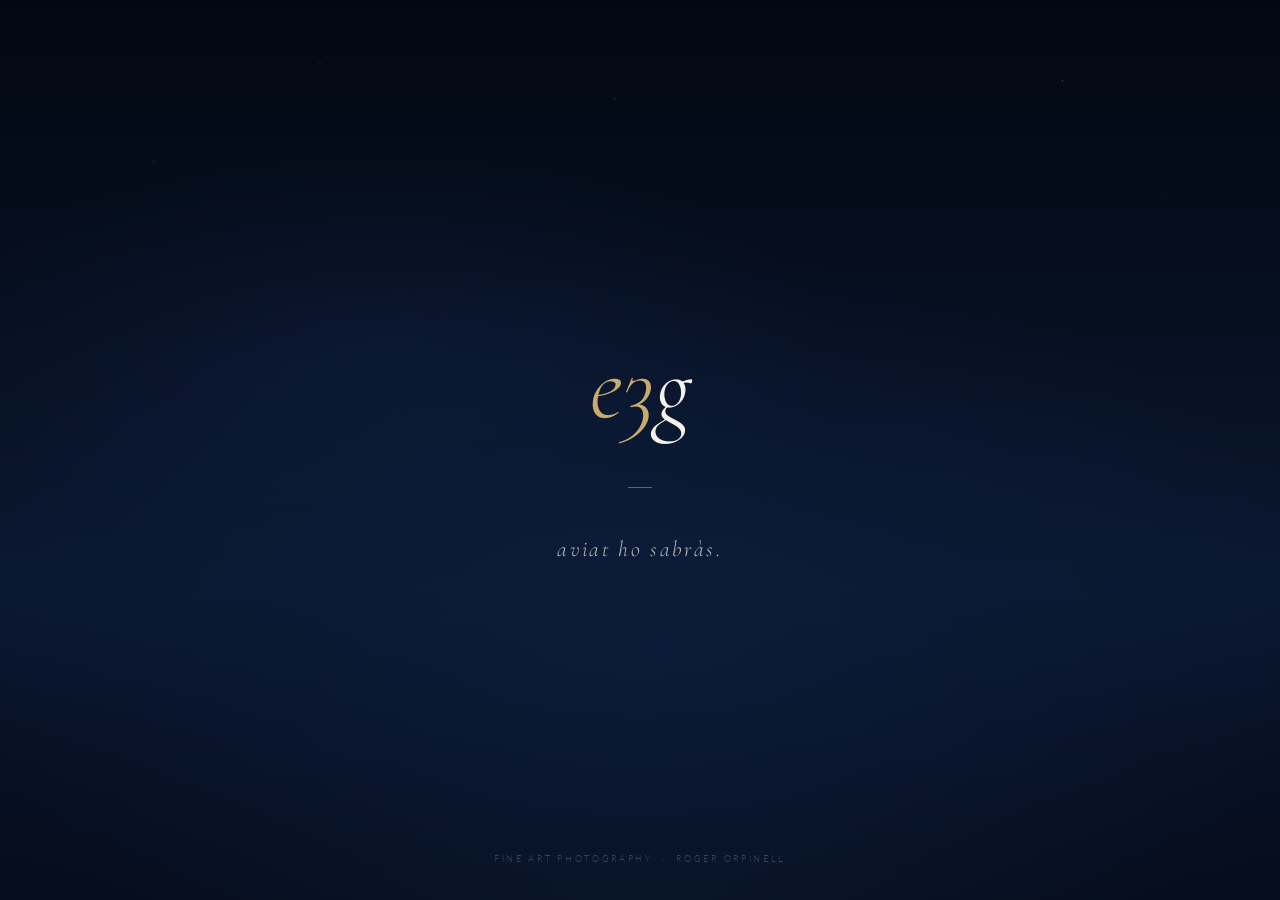
<file: pronto_ca.html>
<!DOCTYPE html>
<html lang="ca">
<head>
<meta charset="UTF-8">
<meta name="viewport" content="width=device-width, initial-scale=1.0">
<title>E3 Gallery</title>
<link href="https://fonts.googleapis.com/css2?family=Cormorant+Garamond:ital,wght@0,300;1,300;1,400&family=Lato:wght@300&display=swap" rel="stylesheet">
<style>
* { margin:0; padding:0; box-sizing:border-box; }

html, body {
  width: 100%;
  height: 100%;
  background: #04091A;
  font-family: 'Lato', Arial, sans-serif;
  font-weight: 300;
  -webkit-font-smoothing: antialiased;
  overflow: hidden;
}

.bg-layer {
  position: fixed;
  inset: 0;
  background:
    radial-gradient(ellipse 80% 60% at 50% 70%, rgba(12,28,58,0.9) 0%, transparent 70%),
    radial-gradient(ellipse 120% 50% at 50% 100%, rgba(8,18,34,1) 0%, transparent 60%),
    radial-gradient(ellipse 60% 40% at 30% 40%, rgba(20,40,80,0.3) 0%, transparent 60%),
    linear-gradient(180deg, #020812 0%, #060f20 35%, #0a1830 65%, #04091A 100%);
  animation: breathe 9s ease-in-out infinite alternate;
}
@keyframes breathe {
  from { opacity: 0.88; }
  to   { opacity: 1; }
}

.stars {
  position: fixed;
  inset: 0;
  background-image:
    radial-gradient(1px 1px at 12% 18%, rgba(201,169,110,0.3) 0%, transparent 100%),
    radial-gradient(1px 1px at 25% 7%,  rgba(245,240,232,0.16) 0%, transparent 100%),
    radial-gradient(1px 1px at 40% 14%, rgba(245,240,232,0.10) 0%, transparent 100%),
    radial-gradient(1px 1px at 55% 5%,  rgba(201,169,110,0.18) 0%, transparent 100%),
    radial-gradient(1px 1px at 70% 16%, rgba(245,240,232,0.12) 0%, transparent 100%),
    radial-gradient(1.5px 1.5px at 83% 9%, rgba(245,240,232,0.20) 0%, transparent 100%),
    radial-gradient(1px 1px at 91% 22%, rgba(245,240,232,0.08) 0%, transparent 100%),
    radial-gradient(1px 1px at 6%  33%, rgba(245,240,232,0.07) 0%, transparent 100%),
    radial-gradient(1px 1px at 33% 26%, rgba(245,240,232,0.10) 0%, transparent 100%),
    radial-gradient(1px 1px at 63% 28%, rgba(201,169,110,0.13) 0%, transparent 100%),
    radial-gradient(1.5px 1.5px at 48% 11%, rgba(201,169,110,0.24) 0%, transparent 100%),
    radial-gradient(1px 1px at 78% 35%, rgba(245,240,232,0.08) 0%, transparent 100%);
  animation: twinkle 7s ease-in-out infinite alternate;
}
@keyframes twinkle {
  0%   { opacity: 0.5; }
  50%  { opacity: 1.0; }
  100% { opacity: 0.6; }
}

.wrap {
  position: relative;
  z-index: 10;
  width: 100%;
  height: 100vh;
  display: flex;
  flex-direction: column;
  align-items: center;
  justify-content: center;
  text-align: center;
  padding: 40px;
}

.logo {
  font-family: 'Cormorant Garamond', Georgia, serif;
  font-size: 96px;
  font-weight: 300;
  font-style: italic;
  line-height: 1;
  letter-spacing: -0.01em;
  margin-bottom: 52px;
  opacity: 0;
  animation: fadeUp 1.4s cubic-bezier(0.22, 0.61, 0.36, 1) 0.3s forwards;
}
.logo .e3 { color: #C9A96E; }
.logo .g  { color: #F5F0E8; }

.rule {
  width: 24px;
  height: 1px;
  background: rgba(201,169,110,0.5);
  margin: 0 auto 48px;
  opacity: 0;
  transform: scaleX(0);
  animation: expandRule 0.8s cubic-bezier(0.22, 0.61, 0.36, 1) 1.2s forwards;
}
@keyframes expandRule {
  from { opacity:1; transform: scaleX(0); }
  to   { opacity:1; transform: scaleX(1); }
}

.tagline {
  font-family: 'Cormorant Garamond', Georgia, serif;
  font-size: 22px;
  font-weight: 300;
  font-style: italic;
  letter-spacing: 0.12em;
  color: rgba(245,240,232,0.75);
  opacity: 0;
  animation: fadeUp 1.2s cubic-bezier(0.22, 0.61, 0.36, 1) 1.6s forwards;
}

.meta {
  position: fixed;
  bottom: 36px;
  left: 0; right: 0;
  text-align: center;
  font-family: 'Lato', Arial, sans-serif;
  font-size: 9px;
  font-weight: 300;
  letter-spacing: 0.3em;
  text-transform: uppercase;
  color: rgba(245,240,232,0.22);
  opacity: 0;
  animation: fadeIn 1s ease 2.4s forwards;
}

@keyframes fadeUp {
  from { opacity:0; transform: translateY(18px); }
  to   { opacity:1; transform: translateY(0); }
}
@keyframes fadeIn {
  from { opacity:0; }
  to   { opacity:1; }
}

@media (max-width: 480px) {
  .logo { font-size: 68px; }
  .tagline { font-size: 18px; }
}
</style>
</head>
<body>

<div class="bg-layer"></div>
<div class="stars"></div>

<div class="wrap">
  <div class="logo">
    <span class="e3">e3</span><span class="g">g</span>
  </div>
  <div class="rule"></div>
  <p class="tagline">aviat ho sabràs.</p>
</div>

<p class="meta">Fine Art Photography &nbsp;·&nbsp; Roger Orpinell</p>

</body>
</html>
</file>
<file: styles.css>
/* e3gallery — design tokens & base */
:root {
  --midnight: #081222;
  --deep: #04091A;
  --elevated: #0F1C30;
  --line: #172841;
  --champagne: #C9A96E;
  --light: #E0C896;
  --bone: #F5F0E8;
  --bone-dim: rgba(245, 240, 232, 0.64);
  --bone-faint: rgba(245, 240, 232, 0.38);

  --serif: 'Cormorant Garamond', 'Cormorant', Georgia, serif;
  --sans: 'Lato', -apple-system, sans-serif;
  --mono: 'JetBrains Mono', ui-monospace, monospace;

  --ease: cubic-bezier(0.22, 0.61, 0.36, 1);
}

* { box-sizing: border-box; margin: 0; padding: 0; }
html, body { background: var(--midnight); color: var(--bone); }
body {
  font-family: var(--sans);
  font-weight: 300;
  font-size: 15px;
  line-height: 1.65;
  -webkit-font-smoothing: antialiased;
  -moz-osx-font-smoothing: grayscale;
  text-rendering: optimizeLegibility;
  overflow-x: hidden;
}
a { color: inherit; text-decoration: none; }
img { display: block; max-width: 100%; }
button { font-family: inherit; cursor: pointer; border: none; background: none; color: inherit; }
input { font-family: inherit; }
::selection { background: var(--champagne); color: var(--midnight); }

/* type */
.eyebrow {
  font-family: var(--mono);
  font-weight: 300;
  font-size: 11px;
  letter-spacing: 0.28em;
  text-transform: uppercase;
  color: var(--champagne);
  opacity: 0.85;
}
.eyebrow.dim { color: var(--bone-dim); opacity: 1; }
.serif {
  font-family: var(--serif);
  font-weight: 300;
}
.italic { font-style: italic; }
.mono {
  font-family: var(--mono);
  font-weight: 300;
  font-size: 11px;
  letter-spacing: 0.16em;
  text-transform: uppercase;
}
.rule {
  width: 40px;
  height: 1px;
  background: var(--champagne);
  border: 0;
  margin: 0;
}

/* nav */
.nav {
  position: fixed;
  inset: 0 0 auto 0;
  z-index: 50;
  display: flex;
  align-items: center;
  justify-content: space-between;
  padding: 22px 40px;
  transition: background 600ms var(--ease), backdrop-filter 600ms var(--ease), padding 400ms var(--ease), border-color 600ms var(--ease);
  border-bottom: 1px solid transparent;
}
.nav.scrolled {
  background: rgba(8, 18, 34, 0.86);
  backdrop-filter: blur(14px) saturate(120%);
  -webkit-backdrop-filter: blur(14px) saturate(120%);
  padding: 14px 40px;
  border-bottom-color: var(--line);
}
.nav-links {
  display: flex;
  gap: 36px;
  align-items: center;
}
.nav-links a {
  font-family: var(--mono);
  font-weight: 300;
  font-size: 11px;
  letter-spacing: 0.28em;
  text-transform: uppercase;
  color: var(--bone);
  opacity: 0.78;
  position: relative;
  padding: 4px 0;
  transition: opacity 300ms var(--ease), color 300ms var(--ease);
}
.nav-links a::after {
  content: '';
  position: absolute;
  left: 0; right: 0; bottom: 0;
  height: 1px;
  background: var(--champagne);
  transform: scaleX(0);
  transform-origin: left;
  transition: transform 400ms var(--ease);
}
.nav-links a:hover, .nav-links a.active {
  opacity: 1;
  color: var(--light);
}
.nav-links a:hover::after, .nav-links a.active::after {
  transform: scaleX(1);
}

/* wordmark */
.wordmark {
  display: inline-flex;
  align-items: center;
  gap: 0.04em;
  line-height: 1;
  user-select: none;
  cursor: pointer;
  align-self: center;
}
.nav .wordmark {
  transform: translateY(-3px);
}
.wordmark .wm-e,
.wordmark .wm-3 {
  font-family: var(--serif);
  font-weight: 400;
  font-style: italic;
  color: var(--champagne);
  line-height: 0.9;
}
.wordmark .wm-e {
  font-size: 1.47em;
}
.wordmark .wm-3 {
  font-size: 1.55em;
  margin: 0 0.02em;
  line-height: 1;
}
.wordmark .wm-gallery {
  font-family: var(--sans);
  font-weight: 300;
  color: var(--bone);
  letter-spacing: -0.005em;
  margin-left: 0.18em;
}
.wordmark.size-sm { font-size: 24px; }
.wordmark.size-md { font-size: 32px; }
.wordmark.size-lg { font-size: 60px; }
.wordmark.size-xl { font-size: 84px; }

/* grain — full-bleed overlay */
.grain {
  position: absolute;
  inset: 0;
  pointer-events: none;
  mix-blend-mode: overlay;
  opacity: 0.08;
  background-image: url("data:image/svg+xml;utf8,<svg xmlns='http://www.w3.org/2000/svg' width='240' height='240'><filter id='n'><feTurbulence type='fractalNoise' baseFrequency='0.9' numOctaves='2' stitchTiles='stitch'/><feColorMatrix values='0 0 0 0 0.95   0 0 0 0 0.94   0 0 0 0 0.91   0 0 0 0.5 0'/></filter><rect width='100%' height='100%' filter='url(%23n)'/></svg>");
}
.grain.subtle { opacity: 0.05; }

/* image placeholder — striped, monospace caption (used when an image fails) */
.img-placeholder {
  background:
    repeating-linear-gradient(135deg, rgba(245,240,232,0.04) 0 2px, transparent 2px 14px),
    var(--elevated);
  display: flex;
  align-items: center;
  justify-content: center;
  color: var(--bone-faint);
  font-family: var(--mono);
  font-size: 10px;
  letter-spacing: 0.2em;
  text-transform: uppercase;
}

/* layout */
.container { max-width: 1440px; margin: 0 auto; padding: 0 40px; }
.section { padding: 120px 0; }
.section-head { display: flex; flex-direction: column; gap: 16px; margin-bottom: 56px; }
.section-head .rule { margin-bottom: 8px; }

/* photo card (shared) */
.photo {
  position: relative;
  overflow: hidden;
  background: var(--elevated);
  cursor: pointer;
  display: block;
}
.photo img {
  position: absolute;
  inset: 0;
  width: 100%;
  height: 100%;
  object-fit: cover;
  transition: transform 1200ms var(--ease), filter 800ms var(--ease);
  filter: saturate(0.95) contrast(1.02);
}
.photo:hover img { transform: scale(1.04); filter: saturate(1.05) contrast(1.05); }
.photo .photo-overlay {
  position: absolute;
  inset: 0;
  background: linear-gradient(to bottom, transparent 30%, rgba(4,9,26,0.85) 100%);
  opacity: 0;
  transition: opacity 500ms var(--ease);
  display: flex;
  align-items: flex-end;
  padding: 28px;
}
.photo .photo-tint {
  position: absolute;
  inset: 0;
  background: rgba(201, 169, 110, 0.06);
  opacity: 0;
  transition: opacity 500ms var(--ease);
  pointer-events: none;
}
.photo:hover .photo-overlay { opacity: 1; }
.photo:hover .photo-tint { opacity: 1; }
.photo .photo-meta { display: flex; flex-direction: column; gap: 6px; }
.photo .photo-title {
  font-family: var(--serif);
  font-style: italic;
  font-weight: 300;
  font-size: 28px;
  color: var(--bone);
  letter-spacing: -0.01em;
  line-height: 1;
}
.photo .photo-loc {
  font-family: var(--mono);
  font-size: 10px;
  letter-spacing: 0.28em;
  text-transform: uppercase;
  color: var(--champagne);
}
.photo .photo-price {
  position: absolute;
  top: 22px;
  right: 22px;
  font-family: var(--mono);
  font-size: 10px;
  letter-spacing: 0.22em;
  text-transform: uppercase;
  color: var(--bone);
  opacity: 0;
  transform: translateY(-4px);
  transition: opacity 500ms var(--ease), transform 500ms var(--ease);
}
.photo:hover .photo-price { opacity: 0.9; transform: none; }

/* buttons */
.btn {
  display: inline-flex;
  align-items: center;
  gap: 14px;
  padding: 18px 32px;
  font-family: var(--sans);
  font-weight: 400;
  font-size: 13px;
  letter-spacing: 0.18em;
  text-transform: uppercase;
  background: var(--champagne);
  color: var(--midnight);
  transition: background 300ms var(--ease), transform 400ms var(--ease), letter-spacing 400ms var(--ease);
  border: 1px solid var(--champagne);
}
.btn:hover { background: var(--light); border-color: var(--light); letter-spacing: 0.22em; }
.btn.ghost {
  background: transparent;
  color: var(--bone);
  border-color: var(--champagne);
}
.btn.ghost:hover { background: var(--champagne); color: var(--midnight); }

/* footer */
.footer {
  position: relative;
  background: var(--deep);
  border-top: 1px solid var(--line);
  padding: 80px 0 40px;
  margin-top: 0;
}
.footer .footer-rule {
  position: absolute;
  top: -1px;
  left: 50%;
  transform: translateX(-50%);
  width: 80px;
  height: 1px;
  background: var(--champagne);
}
.footer-grid {
  display: grid;
  grid-template-columns: 1.2fr 1.4fr 1fr;
  gap: 60px;
  align-items: start;
  position: relative;
  z-index: 1;
}
.footer-tagline {
  font-family: var(--serif);
  font-style: italic;
  font-weight: 300;
  font-size: 16px;
  color: var(--bone-dim);
  margin-top: 18px;
  max-width: 240px;
}
.footer-links {
  display: flex;
  flex-wrap: wrap;
  gap: 14px 28px;
}
.footer-links a {
  font-family: var(--mono);
  font-size: 10px;
  letter-spacing: 0.28em;
  text-transform: uppercase;
  color: var(--bone-dim);
  transition: color 300ms var(--ease);
}
.footer-links a:hover { color: var(--champagne); }
.footer-meta {
  font-family: var(--sans);
  font-size: 11px;
  font-weight: 300;
  color: var(--bone-faint);
  text-align: right;
  line-height: 1.8;
}
.footer-bottom {
  margin-top: 60px;
  padding-top: 24px;
  border-top: 1px solid var(--line);
  display: flex;
  justify-content: space-between;
  align-items: center;
  position: relative;
  z-index: 1;
}
.footer-bottom .mono { color: var(--bone-faint); font-size: 10px; }

/* fade in on scroll */
.reveal {
  opacity: 0;
  transform: translateY(24px);
  transition: opacity 1100ms var(--ease), transform 1100ms var(--ease);
}
.reveal.in {
  opacity: 1;
  transform: none;
}

/* mobile */
/* lang toggle */
.lang-toggle {
  display: inline-flex;
  align-items: center;
  margin-left: 20px;
  border: 1px solid var(--line);
}
.lang-btn {
  font-family: var(--mono);
  font-size: 9px;
  letter-spacing: 0.22em;
  padding: 5px 9px;
  color: var(--bone-faint);
  transition: color 200ms var(--ease), background 200ms var(--ease);
}
.lang-btn:hover { color: var(--bone); }
.lang-btn.active { color: var(--champagne); background: rgba(201,169,110,0.08); }
.lang-sep { font-family: var(--mono); font-size: 9px; color: var(--line); pointer-events: none; }

@media (max-width: 900px) {
  .container { padding: 0 22px; }
  .nav { padding: 16px 22px; }
  .nav.scrolled { padding: 10px 22px; }
  .nav-links { gap: 18px; }
  .nav-links a:not(.nav-mark) { display: none; }
  .nav-links a.always { display: inline; }
  .lang-toggle { display: inline-flex; }
  .section { padding: 80px 0; }
  .footer-grid { grid-template-columns: 1fr; gap: 40px; }
  .footer-meta { text-align: left; }
  .footer-bottom { flex-direction: column; gap: 14px; align-items: flex-start; }
}

/* Móvil estrecho: ocultar COLLECTION / ABOUT / CONTACT, dejar solo Shop ↗ + lang toggle */
@media (max-width: 600px) {
  .nav-links { gap: 12px; }
  .nav-links a.always:nth-child(-n+3) { display: none; }
}
</file>
